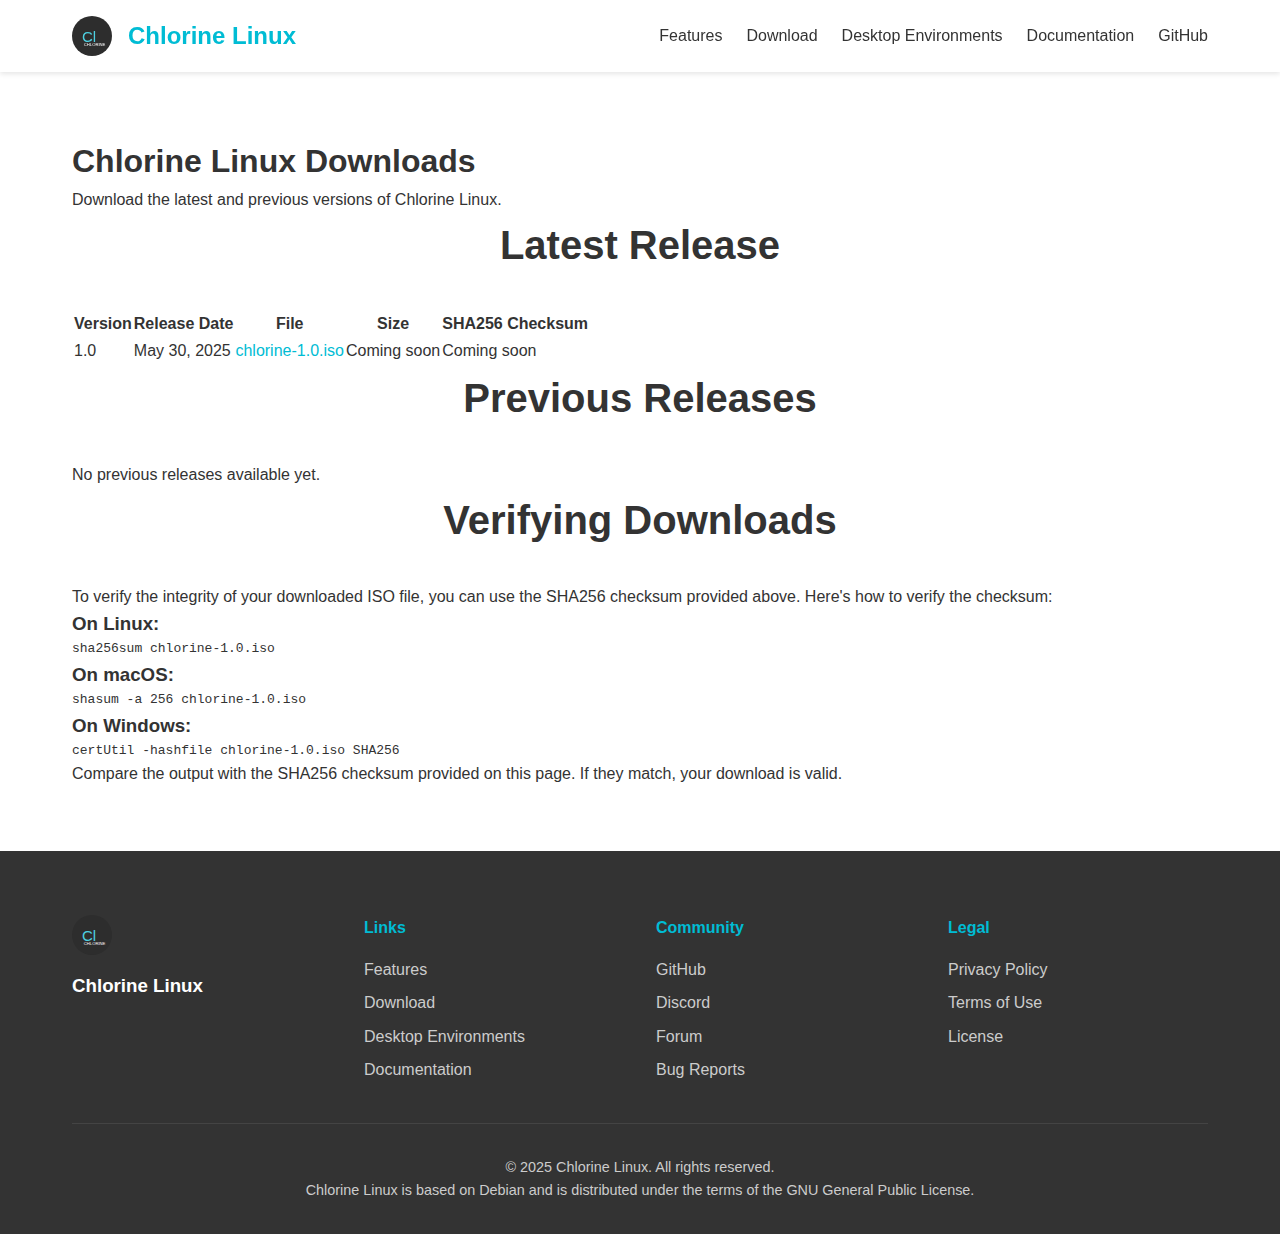
<file: downloads/index.html>
<!DOCTYPE html>
<html lang="en">
<head>
    <meta charset="UTF-8">
    <meta name="viewport" content="width=device-width, initial-scale=1.0">
    <title>Downloads - Chlorine Linux</title>
    <link rel="stylesheet" href="../css/styles.css">
    <link rel="icon" href="../images/favicon.ico" type="image/x-icon">
    <meta name="description" content="Download Chlorine Linux ISO files and installation media.">
</head>
<body>
    <header>
        <div class="container">
            <div class="logo">
                <img src="../images/chlorine-logo.svg" alt="Chlorine Linux Logo">
                <h1>Chlorine Linux</h1>
            </div>
            <nav>
                <ul>
                    <li><a href="../index.html#features">Features</a></li>
                    <li><a href="../index.html#download">Download</a></li>
                    <li><a href="../index.html#desktops">Desktop Environments</a></li>
                    <li><a href="../index.html#documentation">Documentation</a></li>
                    <li><a href="https://github.com/yourusername/chlorine" target="_blank">GitHub</a></li>
                </ul>
            </nav>
        </div>
    </header>

    <section class="download-archive">
        <div class="container">
            <h1>Chlorine Linux Downloads</h1>
            <p>Download the latest and previous versions of Chlorine Linux.</p>
            
            <div class="download-section">
                <h2>Latest Release</h2>
                <div class="download-table">
                    <table>
                        <thead>
                            <tr>
                                <th>Version</th>
                                <th>Release Date</th>
                                <th>File</th>
                                <th>Size</th>
                                <th>SHA256 Checksum</th>
                            </tr>
                        </thead>
                        <tbody>
                            <tr>
                                <td>1.0</td>
                                <td>May 30, 2025</td>
                                <td><a href="chlorine-1.0.iso">chlorine-1.0.iso</a></td>
                                <td>Coming soon</td>
                                <td>Coming soon</td>
                            </tr>
                        </tbody>
                    </table>
                </div>
            </div>
            
            <div class="download-section">
                <h2>Previous Releases</h2>
                <p>No previous releases available yet.</p>
            </div>
            
            <div class="download-section">
                <h2>Verifying Downloads</h2>
                <p>To verify the integrity of your downloaded ISO file, you can use the SHA256 checksum provided above. Here's how to verify the checksum:</p>
                
                <h3>On Linux:</h3>
                <pre><code>sha256sum chlorine-1.0.iso</code></pre>
                
                <h3>On macOS:</h3>
                <pre><code>shasum -a 256 chlorine-1.0.iso</code></pre>
                
                <h3>On Windows:</h3>
                <pre><code>certUtil -hashfile chlorine-1.0.iso SHA256</code></pre>
                
                <p>Compare the output with the SHA256 checksum provided on this page. If they match, your download is valid.</p>
            </div>
        </div>
    </section>

    <footer>
        <div class="container">
            <div class="footer-content">
                <div class="footer-logo">
                    <img src="../images/chlorine-logo.svg" alt="Chlorine Linux Logo">
                    <h3>Chlorine Linux</h3>
                </div>
                
                <div class="footer-links">
                    <h4>Links</h4>
                    <ul>
                        <li><a href="../index.html#features">Features</a></li>
                        <li><a href="../index.html#download">Download</a></li>
                        <li><a href="../index.html#desktops">Desktop Environments</a></li>
                        <li><a href="../index.html#documentation">Documentation</a></li>
                    </ul>
                </div>
                
                <div class="footer-links">
                    <h4>Community</h4>
                    <ul>
                        <li><a href="https://github.com/yourusername/chlorine" target="_blank">GitHub</a></li>
                        <li><a href="#">Discord</a></li>
                        <li><a href="#">Forum</a></li>
                        <li><a href="#">Bug Reports</a></li>
                    </ul>
                </div>
                
                <div class="footer-links">
                    <h4>Legal</h4>
                    <ul>
                        <li><a href="#">Privacy Policy</a></li>
                        <li><a href="#">Terms of Use</a></li>
                        <li><a href="#">License</a></li>
                    </ul>
                </div>
            </div>
            
            <div class="footer-bottom">
                <p>&copy; 2025 Chlorine Linux. All rights reserved.</p>
                <p>Chlorine Linux is based on Debian and is distributed under the terms of the GNU General Public License.</p>
            </div>
        </div>
    </footer>

    <script src="../js/main.js"></script>
</body>
</html>
</file>
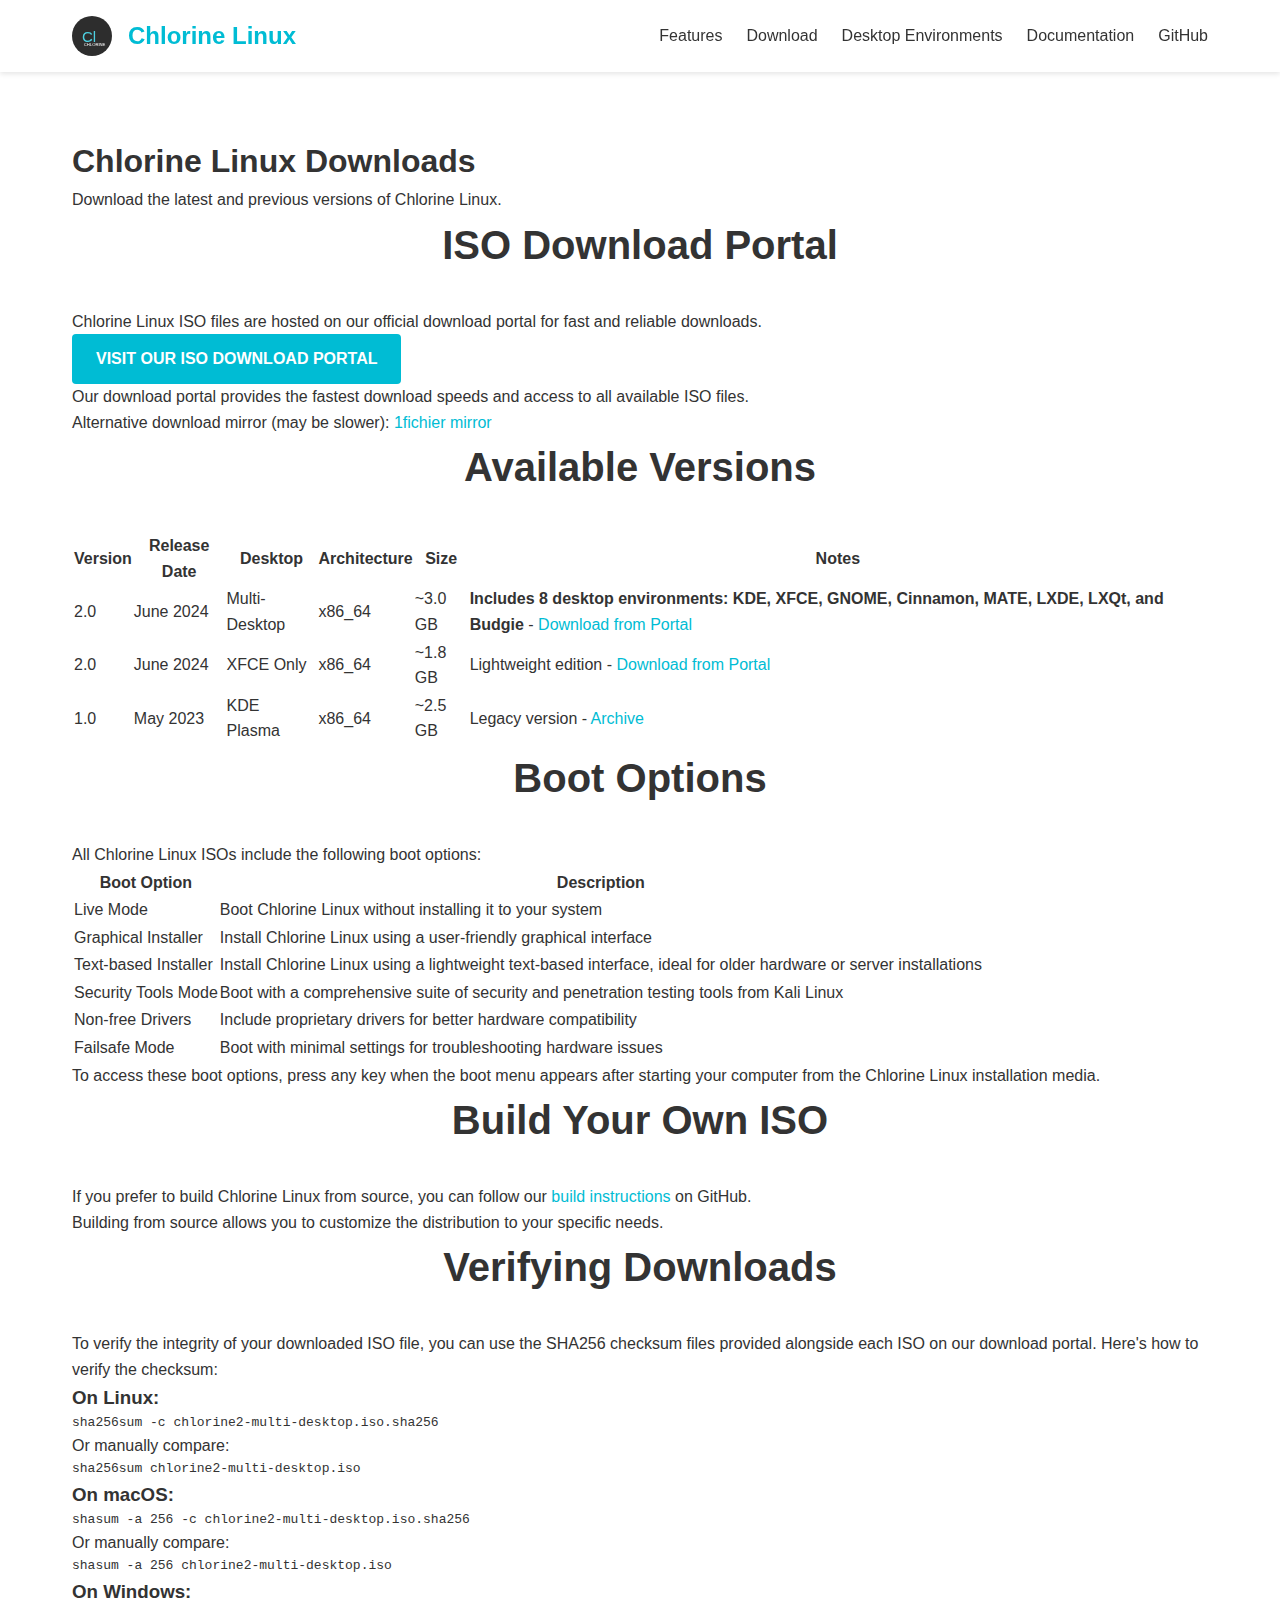
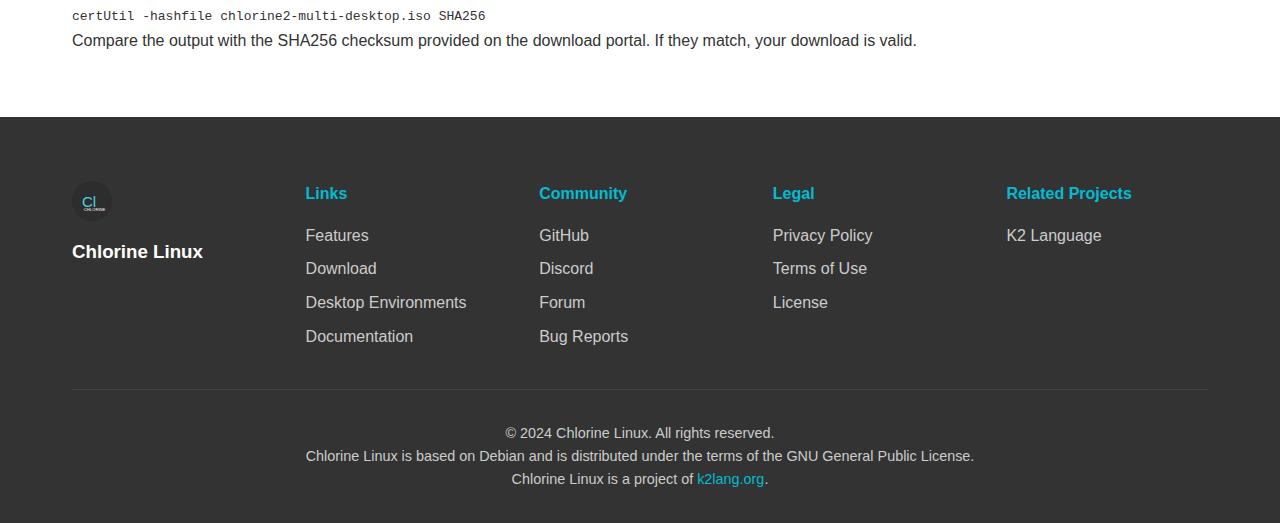
<file: chlorine/downloads/index.html>
<!DOCTYPE html>
<html lang="en">
<head>
    <meta charset="UTF-8">
    <meta name="viewport" content="width=device-width, initial-scale=1.0">
    <title>Downloads - Chlorine Linux</title>
    <link rel="stylesheet" href="../css/styles.css">
    <link rel="icon" href="../images/favicon.ico" type="image/x-icon">
    <meta name="description" content="Download Chlorine Linux ISO files and installation media.">
</head>
<body>
    <header>
        <div class="container">
            <div class="logo">
                <img src="../images/chlorine-logo.svg" alt="Chlorine Linux Logo">
                <h1>Chlorine Linux</h1>
            </div>
            <nav>
                <ul>
                    <li><a href="../index.html#features">Features</a></li>
                    <li><a href="../index.html#download">Download</a></li>
                    <li><a href="../index.html#desktops">Desktop Environments</a></li>
                    <li><a href="../index.html#documentation">Documentation</a></li>
                    <li><a href="https://github.com/JJPEOPLES/chlorine" target="_blank">GitHub</a></li>
                </ul>
            </nav>
        </div>
    </header>

    <section class="download-archive">
        <div class="container">
            <h1>Chlorine Linux Downloads</h1>
            <p>Download the latest and previous versions of Chlorine Linux.</p>
            
            <div class="download-section special-notice">
                <h2>ISO Download Portal</h2>
                <p>Chlorine Linux ISO files are hosted on our official download portal for fast and reliable downloads.</p>
                <p><a href="https://storage.chlorine.k2lang.org" class="button primary">Visit Our ISO Download Portal</a></p>
                <p>Our download portal provides the fastest download speeds and access to all available ISO files.</p>
                <p>Alternative download mirror (may be slower): <a href="https://1fichier.com/?2l0e6he55gz352okh9e4">1fichier mirror</a></p>
            </div>
            
            <div class="download-section">
                <h2>Available Versions</h2>
                <div class="download-table">
                    <table>
                        <thead>
                            <tr>
                                <th>Version</th>
                                <th>Release Date</th>
                                <th>Desktop</th>
                                <th>Architecture</th>
                                <th>Size</th>
                                <th>Notes</th>
                            </tr>
                        </thead>
                        <tbody>
                            <tr>
                                <td>2.0</td>
                                <td>June 2024</td>
                                <td>Multi-Desktop</td>
                                <td>x86_64</td>
                                <td>~3.0 GB</td>
                                <td><strong>Includes 8 desktop environments: KDE, XFCE, GNOME, Cinnamon, MATE, LXDE, LXQt, and Budgie</strong> - <a href="https://storage.chlorine.k2lang.org">Download from Portal</a></td>
                            </tr>
                            <tr>
                                <td>2.0</td>
                                <td>June 2024</td>
                                <td>XFCE Only</td>
                                <td>x86_64</td>
                                <td>~1.8 GB</td>
                                <td>Lightweight edition - <a href="https://storage.chlorine.k2lang.org">Download from Portal</a></td>
                            </tr>
                            <tr>
                                <td>1.0</td>
                                <td>May 2023</td>
                                <td>KDE Plasma</td>
                                <td>x86_64</td>
                                <td>~2.5 GB</td>
                                <td>Legacy version - <a href="https://storage.chlorine.k2lang.org/archive">Archive</a></td>
                            </tr>
                        </tbody>
                    </table>
                </div>
            </div>
            
            <div class="download-section">
                <h2>Boot Options</h2>
                <p>All Chlorine Linux ISOs include the following boot options:</p>
                
                <div class="download-table">
                    <table>
                        <thead>
                            <tr>
                                <th>Boot Option</th>
                                <th>Description</th>
                            </tr>
                        </thead>
                        <tbody>
                            <tr>
                                <td>Live Mode</td>
                                <td>Boot Chlorine Linux without installing it to your system</td>
                            </tr>
                            <tr>
                                <td>Graphical Installer</td>
                                <td>Install Chlorine Linux using a user-friendly graphical interface</td>
                            </tr>
                            <tr>
                                <td>Text-based Installer</td>
                                <td>Install Chlorine Linux using a lightweight text-based interface, ideal for older hardware or server installations</td>
                            </tr>
                            <tr>
                                <td>Security Tools Mode</td>
                                <td>Boot with a comprehensive suite of security and penetration testing tools from Kali Linux</td>
                            </tr>
                            <tr>
                                <td>Non-free Drivers</td>
                                <td>Include proprietary drivers for better hardware compatibility</td>
                            </tr>
                            <tr>
                                <td>Failsafe Mode</td>
                                <td>Boot with minimal settings for troubleshooting hardware issues</td>
                            </tr>
                        </tbody>
                    </table>
                </div>
                
                <p>To access these boot options, press any key when the boot menu appears after starting your computer from the Chlorine Linux installation media.</p>
            </div>
            
            <div class="download-section">
                <h2>Build Your Own ISO</h2>
                <p>If you prefer to build Chlorine Linux from source, you can follow our <a href="https://github.com/JJPEOPLES/chlorine/blob/master/BUILD_INSTRUCTIONS.md">build instructions</a> on GitHub.</p>
                <p>Building from source allows you to customize the distribution to your specific needs.</p>
            </div>
            
            <div class="download-section">
                <h2>Verifying Downloads</h2>
                <p>To verify the integrity of your downloaded ISO file, you can use the SHA256 checksum files provided alongside each ISO on our download portal. Here's how to verify the checksum:</p>
                
                <h3>On Linux:</h3>
                <pre><code>sha256sum -c chlorine2-multi-desktop.iso.sha256</code></pre>
                <p>Or manually compare:</p>
                <pre><code>sha256sum chlorine2-multi-desktop.iso</code></pre>
                
                <h3>On macOS:</h3>
                <pre><code>shasum -a 256 -c chlorine2-multi-desktop.iso.sha256</code></pre>
                <p>Or manually compare:</p>
                <pre><code>shasum -a 256 chlorine2-multi-desktop.iso</code></pre>
                
                <h3>On Windows:</h3>
                <pre><code>certUtil -hashfile chlorine2-multi-desktop.iso SHA256</code></pre>
                
                <p>Compare the output with the SHA256 checksum provided on the download portal. If they match, your download is valid.</p>
            </div>
        </div>
    </section>

    <footer>
        <div class="container">
            <div class="footer-content">
                <div class="footer-logo">
                    <img src="../images/chlorine-logo.svg" alt="Chlorine Linux Logo">
                    <h3>Chlorine Linux</h3>
                </div>
                
                <div class="footer-links">
                    <h4>Links</h4>
                    <ul>
                        <li><a href="../index.html#features">Features</a></li>
                        <li><a href="../index.html#download">Download</a></li>
                        <li><a href="../index.html#desktops">Desktop Environments</a></li>
                        <li><a href="../index.html#documentation">Documentation</a></li>
                    </ul>
                </div>
                
                <div class="footer-links">
                    <h4>Community</h4>
                    <ul>
                        <li><a href="https://github.com/JJPEOPLES/chlorine" target="_blank">GitHub</a></li>
                        <li><a href="#">Discord</a></li>
                        <li><a href="#">Forum</a></li>
                        <li><a href="#">Bug Reports</a></li>
                    </ul>
                </div>
                
                <div class="footer-links">
                    <h4>Legal</h4>
                    <ul>
                        <li><a href="#">Privacy Policy</a></li>
                        <li><a href="#">Terms of Use</a></li>
                        <li><a href="#">License</a></li>
                    </ul>
                </div>
                
                <div class="footer-links">
                    <h4>Related Projects</h4>
                    <ul>
                        <li><a href="https://k2lang.org" target="_blank">K2 Language</a></li>
                    </ul>
                </div>
            </div>
            
            <div class="footer-bottom">
                <p>&copy; 2024 Chlorine Linux. All rights reserved.</p>
                <p>Chlorine Linux is based on Debian and is distributed under the terms of the GNU General Public License.</p>
                <p>Chlorine Linux is a project of <a href="https://k2lang.org" target="_blank">k2lang.org</a>.</p>
            </div>
        </div>
    </footer>

    <script src="../js/main.js"></script>
</body>
</html>
</file>
<file: css/styles.css>
/* Base Styles */
:root {
    --primary-color: #00bcd4; /* Chlorine blue */
    --secondary-color: #009688;
    --dark-color: #333;
    --light-color: #f4f4f4;
    --danger-color: #dc3545;
    --success-color: #28a745;
    --max-width: 1200px;
}

* {
    box-sizing: border-box;
    margin: 0;
    padding: 0;
}

body {
    font-family: 'Segoe UI', Tahoma, Geneva, Verdana, sans-serif;
    line-height: 1.6;
    color: var(--dark-color);
    background-color: #fff;
}

a {
    color: var(--primary-color);
    text-decoration: none;
}

a:hover {
    color: var(--secondary-color);
}

ul {
    list-style: none;
}

img {
    max-width: 100%;
}

.container {
    max-width: var(--max-width);
    margin: 0 auto;
    padding: 0 2rem;
    overflow: hidden;
}

.button {
    display: inline-block;
    padding: 0.75rem 1.5rem;
    border: none;
    border-radius: 4px;
    font-weight: bold;
    text-transform: uppercase;
    cursor: pointer;
    transition: all 0.3s ease;
}

.button.primary {
    background-color: var(--primary-color);
    color: white;
}

.button.secondary {
    background-color: var(--light-color);
    color: var(--dark-color);
    border: 1px solid var(--dark-color);
}

.button.download-button {
    background-color: var(--success-color);
    color: white;
}

.button:hover {
    opacity: 0.9;
    transform: translateY(-2px);
}

section {
    padding: 4rem 0;
}

section h2 {
    text-align: center;
    margin-bottom: 2rem;
    font-size: 2.5rem;
}

/* Header */
header {
    background-color: white;
    box-shadow: 0 2px 5px rgba(0, 0, 0, 0.1);
    position: sticky;
    top: 0;
    z-index: 100;
}

header .container {
    display: flex;
    justify-content: space-between;
    align-items: center;
    padding: 1rem 2rem;
}

.logo {
    display: flex;
    align-items: center;
}

.logo img {
    height: 40px;
    margin-right: 1rem;
}

.logo h1 {
    font-size: 1.5rem;
    color: var(--primary-color);
}

nav ul {
    display: flex;
}

nav ul li {
    margin-left: 1.5rem;
}

nav ul li a {
    color: var(--dark-color);
    font-weight: 500;
}

nav ul li a:hover {
    color: var(--primary-color);
}

/* Hero Section */
.hero {
    background: linear-gradient(135deg, var(--primary-color) 0%, var(--secondary-color) 100%);
    color: white;
    text-align: center;
    padding: 6rem 0;
}

.hero h1 {
    font-size: 3.5rem;
    margin-bottom: 1rem;
}

.hero h2 {
    font-size: 1.8rem;
    margin-bottom: 1.5rem;
    font-weight: 400;
}

.hero p {
    font-size: 1.2rem;
    max-width: 800px;
    margin: 0 auto 2rem auto;
}

.cta-buttons {
    display: flex;
    justify-content: center;
    gap: 1rem;
}

/* Features Section */
.features {
    background-color: var(--light-color);
}

.feature-grid {
    display: grid;
    grid-template-columns: repeat(auto-fit, minmax(300px, 1fr));
    gap: 2rem;
}

.feature-card {
    background-color: white;
    border-radius: 8px;
    padding: 2rem;
    box-shadow: 0 4px 6px rgba(0, 0, 0, 0.1);
    text-align: center;
    transition: transform 0.3s ease;
}

.feature-card:hover {
    transform: translateY(-10px);
}

.feature-icon {
    font-size: 3rem;
    margin-bottom: 1rem;
}

.feature-card h3 {
    margin-bottom: 1rem;
    color: var(--primary-color);
}

/* Download Section */
.download-options {
    display: grid;
    grid-template-columns: repeat(auto-fit, minmax(300px, 1fr));
    gap: 2rem;
    margin-bottom: 3rem;
}

.download-card {
    background-color: white;
    border-radius: 8px;
    padding: 2rem;
    box-shadow: 0 4px 6px rgba(0, 0, 0, 0.1);
    text-align: center;
}

.download-card h3 {
    color: var(--primary-color);
    margin-bottom: 1rem;
}

.download-button {
    margin: 1.5rem 0;
}

.download-info {
    margin-top: 1rem;
    font-size: 0.9rem;
    color: #666;
}

.installation-guide {
    background-color: white;
    border-radius: 8px;
    padding: 2rem;
    box-shadow: 0 4px 6px rgba(0, 0, 0, 0.1);
}

.installation-guide h3 {
    color: var(--primary-color);
    margin-bottom: 1rem;
}

.installation-guide ol {
    margin: 1.5rem 0;
    padding-left: 1.5rem;
}

.installation-guide li {
    margin-bottom: 0.5rem;
}

/* Desktop Environments Section */
.desktops {
    background-color: var(--light-color);
}

.desktop-grid {
    display: grid;
    grid-template-columns: repeat(auto-fit, minmax(300px, 1fr));
    gap: 2rem;
}

.desktop-card {
    background-color: white;
    border-radius: 8px;
    overflow: hidden;
    box-shadow: 0 4px 6px rgba(0, 0, 0, 0.1);
}

.desktop-card img {
    width: 100%;
    height: 200px;
    object-fit: cover;
}

.desktop-card h3 {
    color: var(--primary-color);
    padding: 1.5rem 1.5rem 0.5rem 1.5rem;
}

.desktop-card p {
    padding: 0 1.5rem 1rem 1.5rem;
}

.desktop-card ul {
    padding: 0 1.5rem 1.5rem 2.5rem;
    list-style: disc;
}

.desktop-card li {
    margin-bottom: 0.5rem;
}

/* Documentation Section */
.doc-grid {
    display: grid;
    grid-template-columns: repeat(auto-fit, minmax(250px, 1fr));
    gap: 2rem;
}

.doc-card {
    background-color: white;
    border-radius: 8px;
    padding: 2rem;
    box-shadow: 0 4px 6px rgba(0, 0, 0, 0.1);
}

.doc-card h3 {
    color: var(--primary-color);
    margin-bottom: 1rem;
    border-bottom: 2px solid var(--light-color);
    padding-bottom: 0.5rem;
}

.doc-card ul {
    list-style: none;
}

.doc-card li {
    margin-bottom: 0.5rem;
    padding-left: 1rem;
    position: relative;
}

.doc-card li:before {
    content: "•";
    color: var(--primary-color);
    position: absolute;
    left: 0;
}

/* Footer */
footer {
    background-color: var(--dark-color);
    color: white;
    padding: 4rem 0 2rem 0;
}

.footer-content {
    display: grid;
    grid-template-columns: repeat(auto-fit, minmax(200px, 1fr));
    gap: 2rem;
    margin-bottom: 2rem;
}

.footer-logo {
    display: flex;
    flex-direction: column;
    align-items: flex-start;
}

.footer-logo img {
    height: 40px;
    margin-bottom: 1rem;
}

.footer-links h4 {
    margin-bottom: 1rem;
    color: var(--primary-color);
}

.footer-links ul li {
    margin-bottom: 0.5rem;
}

.footer-links a {
    color: #ccc;
}

.footer-links a:hover {
    color: white;
}

.footer-bottom {
    text-align: center;
    border-top: 1px solid #444;
    padding-top: 2rem;
    font-size: 0.9rem;
    color: #ccc;
}

/* Responsive Design */
@media (max-width: 768px) {
    header .container {
        flex-direction: column;
        padding: 1rem;
    }
    
    .logo {
        margin-bottom: 1rem;
    }
    
    nav ul {
        flex-wrap: wrap;
        justify-content: center;
    }
    
    nav ul li {
        margin: 0.5rem;
    }
    
    .hero {
        padding: 4rem 0;
    }
    
    .hero h1 {
        font-size: 2.5rem;
    }
    
    .hero h2 {
        font-size: 1.5rem;
    }
    
    .cta-buttons {
        flex-direction: column;
        align-items: center;
    }
    
    .button {
        width: 100%;
        text-align: center;
        margin-bottom: 1rem;
    }
    
    section {
        padding: 3rem 0;
    }
    
    section h2 {
        font-size: 2rem;
    }
}
</file>
<file: chlorine/css/styles.css>
/* Base Styles */
:root {
    --primary-color: #00bcd4; /* Chlorine blue */
    --secondary-color: #009688;
    --dark-color: #333;
    --light-color: #f4f4f4;
    --danger-color: #dc3545;
    --success-color: #28a745;
    --max-width: 1200px;
}

* {
    box-sizing: border-box;
    margin: 0;
    padding: 0;
}

body {
    font-family: 'Segoe UI', Tahoma, Geneva, Verdana, sans-serif;
    line-height: 1.6;
    color: var(--dark-color);
    background-color: #fff;
}

a {
    color: var(--primary-color);
    text-decoration: none;
}

a:hover {
    color: var(--secondary-color);
}

ul {
    list-style: none;
}

img {
    max-width: 100%;
}

.container {
    max-width: var(--max-width);
    margin: 0 auto;
    padding: 0 2rem;
    overflow: hidden;
}

.button {
    display: inline-block;
    padding: 0.75rem 1.5rem;
    border: none;
    border-radius: 4px;
    font-weight: bold;
    text-transform: uppercase;
    cursor: pointer;
    transition: all 0.3s ease;
}

.button.primary {
    background-color: var(--primary-color);
    color: white;
}

.button.secondary {
    background-color: var(--light-color);
    color: var(--dark-color);
    border: 1px solid var(--dark-color);
}

.button.download-button {
    background-color: var(--success-color);
    color: white;
}

.button:hover {
    opacity: 0.9;
    transform: translateY(-2px);
}

section {
    padding: 4rem 0;
}

section h2 {
    text-align: center;
    margin-bottom: 2rem;
    font-size: 2.5rem;
}

/* Header */
header {
    background-color: white;
    box-shadow: 0 2px 5px rgba(0, 0, 0, 0.1);
    position: sticky;
    top: 0;
    z-index: 100;
}

header .container {
    display: flex;
    justify-content: space-between;
    align-items: center;
    padding: 1rem 2rem;
}

.logo {
    display: flex;
    align-items: center;
}

.logo img {
    height: 40px;
    margin-right: 1rem;
}

.logo h1 {
    font-size: 1.5rem;
    color: var(--primary-color);
}

nav ul {
    display: flex;
}

nav ul li {
    margin-left: 1.5rem;
}

nav ul li a {
    color: var(--dark-color);
    font-weight: 500;
}

nav ul li a:hover {
    color: var(--primary-color);
}

/* Hero Section */
.hero {
    background: linear-gradient(135deg, var(--primary-color) 0%, var(--secondary-color) 100%);
    color: white;
    text-align: center;
    padding: 6rem 0;
}

.hero h1 {
    font-size: 3.5rem;
    margin-bottom: 1rem;
}

.hero h2 {
    font-size: 1.8rem;
    margin-bottom: 1.5rem;
    font-weight: 400;
}

.hero p {
    font-size: 1.2rem;
    max-width: 800px;
    margin: 0 auto 2rem auto;
}

.cta-buttons {
    display: flex;
    justify-content: center;
    gap: 1rem;
}

/* Features Section */
.features {
    background-color: var(--light-color);
}

.feature-grid {
    display: grid;
    grid-template-columns: repeat(auto-fit, minmax(300px, 1fr));
    gap: 2rem;
}

.feature-card {
    background-color: white;
    border-radius: 8px;
    padding: 2rem;
    box-shadow: 0 4px 6px rgba(0, 0, 0, 0.1);
    text-align: center;
    transition: transform 0.3s ease;
}

.feature-card:hover {
    transform: translateY(-10px);
}

.feature-icon {
    font-size: 3rem;
    margin-bottom: 1rem;
}

.feature-card h3 {
    margin-bottom: 1rem;
    color: var(--primary-color);
}

/* Download Section */
.download-options {
    display: grid;
    grid-template-columns: repeat(auto-fit, minmax(300px, 1fr));
    gap: 2rem;
    margin-bottom: 3rem;
}

.download-card {
    background-color: white;
    border-radius: 8px;
    padding: 2rem;
    box-shadow: 0 4px 6px rgba(0, 0, 0, 0.1);
    text-align: center;
}

.download-card h3 {
    color: var(--primary-color);
    margin-bottom: 1rem;
}

.download-button {
    margin: 1.5rem 0;
}

.download-info {
    margin-top: 1rem;
    font-size: 0.9rem;
    color: #666;
}

.installation-guide {
    background-color: white;
    border-radius: 8px;
    padding: 2rem;
    box-shadow: 0 4px 6px rgba(0, 0, 0, 0.1);
}

.installation-guide h3 {
    color: var(--primary-color);
    margin-bottom: 1rem;
}

.installation-guide ol {
    margin: 1.5rem 0;
    padding-left: 1.5rem;
}

.installation-guide li {
    margin-bottom: 0.5rem;
}

/* Desktop Environments Section */
.desktops {
    background-color: var(--light-color);
}

.desktop-grid {
    display: grid;
    grid-template-columns: repeat(auto-fit, minmax(300px, 1fr));
    gap: 2rem;
}

.desktop-card {
    background-color: white;
    border-radius: 8px;
    overflow: hidden;
    box-shadow: 0 4px 6px rgba(0, 0, 0, 0.1);
}

.desktop-card img {
    width: 100%;
    height: 200px;
    object-fit: cover;
}

.desktop-card h3 {
    color: var(--primary-color);
    padding: 1.5rem 1.5rem 0.5rem 1.5rem;
}

.desktop-card p {
    padding: 0 1.5rem 1rem 1.5rem;
}

.desktop-card ul {
    padding: 0 1.5rem 1.5rem 2.5rem;
    list-style: disc;
}

.desktop-card li {
    margin-bottom: 0.5rem;
}

/* Documentation Section */
.doc-grid {
    display: grid;
    grid-template-columns: repeat(auto-fit, minmax(250px, 1fr));
    gap: 2rem;
}

.doc-card {
    background-color: white;
    border-radius: 8px;
    padding: 2rem;
    box-shadow: 0 4px 6px rgba(0, 0, 0, 0.1);
}

.doc-card h3 {
    color: var(--primary-color);
    margin-bottom: 1rem;
    border-bottom: 2px solid var(--light-color);
    padding-bottom: 0.5rem;
}

.doc-card ul {
    list-style: none;
}

.doc-card li {
    margin-bottom: 0.5rem;
    padding-left: 1rem;
    position: relative;
}

.doc-card li:before {
    content: "•";
    color: var(--primary-color);
    position: absolute;
    left: 0;
}

/* Footer */
footer {
    background-color: var(--dark-color);
    color: white;
    padding: 4rem 0 2rem 0;
}

.footer-content {
    display: grid;
    grid-template-columns: repeat(auto-fit, minmax(200px, 1fr));
    gap: 2rem;
    margin-bottom: 2rem;
}

.footer-logo {
    display: flex;
    flex-direction: column;
    align-items: flex-start;
}

.footer-logo img {
    height: 40px;
    margin-bottom: 1rem;
}

.footer-links h4 {
    margin-bottom: 1rem;
    color: var(--primary-color);
}

.footer-links ul li {
    margin-bottom: 0.5rem;
}

.footer-links a {
    color: #ccc;
}

.footer-links a:hover {
    color: white;
}

.footer-bottom {
    text-align: center;
    border-top: 1px solid #444;
    padding-top: 2rem;
    font-size: 0.9rem;
    color: #ccc;
}

/* Responsive Design */
@media (max-width: 768px) {
    header .container {
        flex-direction: column;
        padding: 1rem;
    }
    
    .logo {
        margin-bottom: 1rem;
    }
    
    nav ul {
        flex-wrap: wrap;
        justify-content: center;
    }
    
    nav ul li {
        margin: 0.5rem;
    }
    
    .hero {
        padding: 4rem 0;
    }
    
    .hero h1 {
        font-size: 2.5rem;
    }
    
    .hero h2 {
        font-size: 1.5rem;
    }
    
    .cta-buttons {
        flex-direction: column;
        align-items: center;
    }
    
    .button {
        width: 100%;
        text-align: center;
        margin-bottom: 1rem;
    }
    
    section {
        padding: 3rem 0;
    }
    
    section h2 {
        font-size: 2rem;
    }
}
</file>
